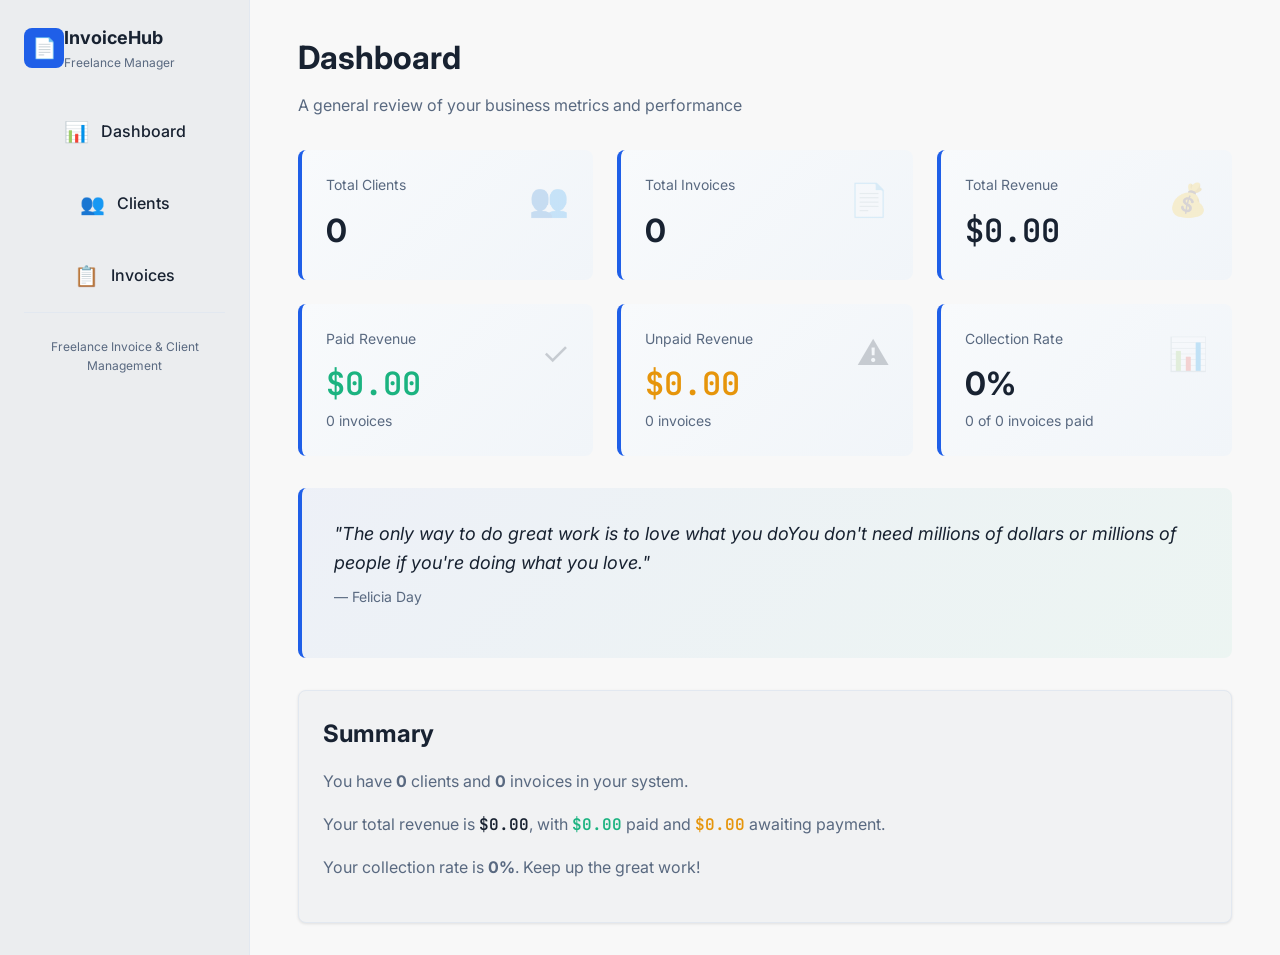
<file: index.html>
<!doctype html>
<html lang="en">
  <head>
    <meta charset="UTF-8" />
    <meta name="viewport" content="width=device-width, initial-scale=1.0" />
    <title>InvoiceHub - Freelance Invoice & Client Management</title>
    <link rel="stylesheet" href="css/style.css" />
    <link rel="preconnect" href="https://fonts.googleapis.com" />
    <link rel="preconnect" href="https://fonts.gstatic.com" crossorigin />
    <link
      href="https://fonts.googleapis.com/css2?family=Inter:wght@400;500;600;700&family=JetBrains+Mono:wght@400;600&display=swap"
      rel="stylesheet"
    />
  </head>
  <body>
    <div class="main-layouts">
      <!-- Let's define Sidebar Navigation -->
      <aside class="sidebars">
        <div class="mb-8">
          <div class="flx items-center gap-3 mb-2">
            <div
              style="
                width: 40px;
                height: 40px;
                background-color: var(--primary);
                border-radius: var(--radius-sm);
                display: flex;
                align-items: center;
                justify-content: center;
                color: white;
                font-size: 1.25rem;
              "
            >
              📄
            </div>
            <div>
              <h2 style="margin: 0; font-size: 1.125rem">InvoiceHub</h2>
              <p
                style="
                  margin: 0;
                  font-size: 0.75rem;
                  color: var(--text-secondary);
                "
              >
                Freelance Manager
              </p>
            </div>
          </div>
        </div>

        <nav style="display: flex; flex-direction: column; gap: 0.5rem">
          <a href="#" class="sidebar-items active" data-page="dashboard">
            <span style="font-size: 1.25rem">📊</span>
            <span>Dashboard</span>
          </a>
          <a href="#" class="sidebar-items" data-page="clients">
            <span style="font-size: 1.25rem">👥</span>
            <span>Clients</span>
          </a>
          <a href="#" class="sidebar-items" data-page="invoices">
            <span style="font-size: 1.25rem">📋</span>
            <span>Invoices</span>
          </a>
        </nav>

        <div
          style="
            margin-top: auto;
            padding-top: 1.5rem;
            border-top: 1px solid var(--border);
            text-align: center;
            font-size: 0.75rem;
            color: var(--text-secondary);
          "
        >
          Freelance Invoice & Client Management
        </div>
      </aside>

      <!-- Let's define Main Content -->
      <main class="main-contents" id="main-content">
        <!-- Let's define taht content will be loaded here -->
      </main>
    </div>

    <!-- Let's define Client Modal -->
    <div class="modal1" id="client-modal">
      <div class="modal-contents">
        <div class="modal-headers">
          <h2 class="modal-titles" id="client-modal-title">Add Client</h2>
          <button class="modal-closes" type="button">&times;</button>
        </div>
        <form id="client-form" class="modal-body1">
          <div class="form-groups">
            <label for="client-name">Client Name *</label>
            <input type="text" id="client-name" required />
          </div>
          <div class="form-groups">
            <label for="client-email">Email Address *</label>
            <input type="email" id="client-email" required />
          </div>
          <div class="form-groups">
            <label for="client-company">Company</label>
            <input type="text" id="client-company" />
          </div>
          <div class="form-groups">
            <label for="client-notes">Notes</label>
            <textarea id="client-notes"></textarea>
          </div>
        </form>
        <div class="modal-footers">
          <button
            type="button"
            class="button btn-secondary"
            onclick="closeModal('client-modal')"
          >
            Cancel
          </button>
          <button
            type="button"
            class="button btn-primary"
            onclick="
              document
                .getElementById('client-form')
                .dispatchEvent(new Event('submit'))
            "
          >
            Save Client
          </button>
        </div>
      </div>
    </div>

    <!-- Let's define Invoice Modal -->
    <div class="modal1" id="invoice-modal">
      <div class="modal-contents">
        <div class="modal-headers">
          <h2 class="modal-title" id="invoice-modal-title">Create Invoice</h2>
          <button class="modal-closes" type="button">&times;</button>
        </div>
        <form id="invoice-form" class="modal-body1">
          <div class="form-groups">
            <label for="invoice-client">Client *</label>
            <select id="invoice-client" required>
              <option value="">-- Select a Client --</option>
            </select>
          </div>
          <div class="form-groups">
            <label for="invoice-service">Service Title *</label>
            <input type="text" id="invoice-service" required />
          </div>
          <div class="form-groups">
            <label for="invoice-description">Description</label>
            <textarea id="invoice-description"></textarea>
          </div>
          <div class="form-groups">
            <label for="invoice-amount">Amount (USD) *</label>
            <input
              type="number"
              id="invoice-amount"
              step="0.01"
              min="0"
              required
            />
          </div>
          <div class="form-groups">
            <label for="invoice-date">Date *</label>
            <input type="date" id="invoice-date" required />
          </div>
        </form>
        <div class="modal-footers">
          <button
            type="button"
            class="button btn-secondary"
            onclick="closeModal('invoice-modal')"
          >
            Cancel
          </button>
          <button
            type="button"
            class="button btn-primary"
            onclick="
              document
                .getElementById('invoice-form')
                .dispatchEvent(new Event('submit'))
            "
          >
            Save Invoice
          </button>
        </div>
      </div>
    </div>

    <!-- Scripts - Load in order -->
    <script src="js/utils.js"></script>
    <script src="js/data.js"></script>
    <script src="js/main.js"></script>
    <script src="js/clients.js"></script>
    <script src="js/invoices.js"></script>
  </body>
</html>
</file>
<file: css/style.css>
* {
  margin: 0;
  padding: 0;
  box-sizing: border-box;
}

:root {
  --primary: #1f5fe8;
  --primary-light: #337df4;
  --primary-dark: #1639ad;
  --accent: #0aae77;
  --warning: #e6950b;
  --danger: #ef3737;
  --success: #1bb380;
  --background: #f8f8f8;
  --foreground: #192333;
  --card-bg: #f1f2f3;
  --border: #e2e8f0;
  --muted: #667994;
  --sidebar-bg: #ebedef;
  --sidebar-hover: #dbeafe;
  --text-primary: #182231;
  --text-secondary: #596980;
  --shadow-sm: 0 1px 3px rgba(4, 4, 4, 0.1);
  --shadow-md: 0 4px 12px rgba(1, 1, 1, 0.15);
  --radius: 8px;
  --radius-sm: 8px;
  --radius-xs: 6px;
}

html {
  font-size: 16px;
  scroll-behavior: smooth;
}

body {
  font-family:
    "Inter",
    -apple-system,
    BlinkMacSystemFont,
    "Segoe UI",
    sans-serif;
  background-color: var(--background);
  color: var(--foreground);
  line-height: 1.6;
}

/* Typography */
h1 {
  font-size: 2rem;
  font-weight: 700;
  margin-bottom: 0.6rem;
  color: var(--text-primary);
}

h2 {
  font-size: 1.5rem;
  font-weight: 700;
  margin-bottom: 0.6rem;
  color: var(--text-primary);
}

h3 {
  font-size: 1.25rem;
  font-weight: 600;
  margin-bottom: 0.6rem;
  color: var(--text-primary);
}

p {
  color: var(--text-secondary);
  margin-bottom: 1.1rem;
}

/* Layout */
.containers {
  max-width: 1280px;
  margin: 0 auto;
  padding: 0 1rem;
}

.flx {
  display: flex;
}

.flex-col {
  flex-direction: column;
}

.gap-2 {
  gap: 0.5rem;
}

.gap-4 {
  gap: 1rem;
}

.gap-6 {
  gap: 1.5rem;
}

.items-center {
  align-items: center;
}

.justify-between {
  justify-content: space-between;
}

.justify-center {
  justify-content: center;
}

.mb-2 {
  margin-bottom: 0.5rem;
}

.mb-4 {
  margin-bottom: 1rem;
}

.mb-6 {
  margin-bottom: 1.5rem;
}

.mb-8 {
  margin-bottom: 2rem;
}

.mt-4 {
  margin-top: 1rem;
}

.mt-6 {
  margin-top: 1.5rem;
}

.p-4 {
  padding: 1rem;
}

.p-6 {
  padding: 1.5rem;
}

.p-8 {
  padding: 2rem;
}

/* Header & Navigation */
header {
  background-color: var(--background);
  border-bottom: 1px solid var(--border);
  padding: 1rem 0;
  box-shadow: var(--shadow-sm);
}

nav {
  display: flex;
  gap: 2rem;
  align-items: center;
}

nav a {
  color: var(--text-secondary);
  text-decoration: none;
  font-weight: 500;
  transition: color 0.2s ease;
}

nav a:hover,
nav a.active {
  color: var(--primary);
}

/* Sidebar */
.sidebars {
  width: 250px;
  background-color: var(--sidebar-bg);
  border-right: 1px solid var(--border);
  padding: 1.5rem;
  min-height: 100vh;
}

.sidebar-items {
  padding: 0.75rem 1rem;
  margin-bottom: 0.5rem;
  border-radius: var(--radius-sm);
  cursor: pointer;
  transition: background-color 0.2s ease;
  text-decoration: none;
  color: var(--text-primary);
  display: flex;
  align-items: center;
  gap: 0.75rem;
}

.sidebar-items:hover {
  background-color: var(--sidebar-hover);
}

.sidebar-items.active {
  background-color: var(--primary);
  color: white;
  font-weight: 600;
}

/* Cards */
.cards {
  background-color: var(--card-bg);
  border: 1px solid var(--border);
  border-radius: var(--radius);
  padding: 1.5rem;
  box-shadow: var(--shadow-sm);
  transition:
    box-shadow 0.2s ease,
    transform 0.2s ease;
}

.cards:hover {
  box-shadow: var(--shadow-md);
  transform: translateY(-2px);
}

.card-header {
  display: flex;
  justify-content: space-between;
  align-items: center;
  margin-bottom: 1rem;
  border-bottom: 1px solid var(--border);
  padding-bottom: 1rem;
}

.card-title {
  font-size: 1.25rem;
  font-weight: 600;
  color: var(--text-primary);
}

.card-body1 {
  margin-bottom: 1rem;
}

.card-footers {
  display: flex;
  gap: 0.5rem;
  margin-top: 1rem;
  padding-top: 1rem;
  border-top: 1px solid var(--border);
}

/* Metric Cards */
.metric-cards {
  background: linear-gradient(135deg, #f8fafc 0%, #f1f5f9 100%);
  border-left: 4px solid var(--primary);
  padding: 1.5rem;
  border-radius: var(--radius);
  display: flex;
  justify-content: space-between;
  align-items: flex-start;
}

.metric-values {
  font-size: 2rem;
  font-weight: 700;
  color: var(--text-primary);
}

.metric-labels {
  font-size: 0.875rem;
  color: var(--text-secondary);
  margin-bottom: 0.5rem;
}

.metric-icons {
  font-size: 2rem;
  opacity: 0.2;
}

/* Forms */
.form-groups {
  margin-bottom: 1.5rem;
}

label {
  display: block;
  margin-bottom: 0.5rem;
  font-weight: 500;
  color: var(--text-primary);
  font-size: 0.875rem;
}

input,
textarea,
select {
  width: 100%;
  padding: 0.75rem;
  border: 1px solid var(--border);
  border-radius: var(--radius-xs);
  font-family: inherit;
  font-size: 0.875rem;
  transition:
    border-color 0.2s ease,
    box-shadow 0.2s ease;
}

input:focus,
textarea:focus,
select:focus {
  outline: none;
  border-color: var(--primary);
  box-shadow: 0 0 0 3px rgba(37, 99, 235, 0.1);
}

textarea {
  resize: vertical;
  min-height: 100px;
}

/* Buttons */
.button {
  display: inline-flex;
  align-items: center;
  gap: 0.5rem;
  padding: 0.75rem 1.5rem;
  border: none;
  border-radius: var(--radius-sm);
  font-weight: 500;
  font-size: 0.875rem;
  cursor: pointer;
  transition: all 0.2s ease;
  text-decoration: none;
}

.btn-primary {
  background-color: var(--primary);
  color: white;
}

.btn-primary:hover {
  background-color: var(--primary-dark);
  transform: translateY(-2px);
  box-shadow: var(--shadow-md);
}

.btn-secondary {
  background-color: var(--card-bg);
  color: var(--text-primary);
  border: 1px solid var(--border);
}

.btn-secondary:hover {
  background-color: var(--border);
}

.btn-danger {
  background-color: var(--danger);
  color: white;
}

.btn-danger:hover {
  background-color: #dc2626;
}

.btn-success {
  background-color: var(--success);
  color: white;
}

.btn-success:hover {
  background-color: #059669;
}

.btn-sm {
  padding: 0.5rem 1rem;
  font-size: 0.75rem;
}

.btn-block {
  width: 100%;
}

/* Tables */
table {
  width: 100%;
  border-collapse: collapse;
  background-color: white;
}

thead {
  background-color: var(--card-bg);
  border-bottom: 2px solid var(--border);
}

th {
  padding: 1rem;
  text-align: left;
  font-weight: 600;
  color: var(--text-primary);
  font-size: 0.875rem;
}

td {
  padding: 1rem;
  border-bottom: 1px solid var(--border);
  color: var(--text-secondary);
}

tbody tr:hover {
  background-color: var(--card-bg);
}

/* Status Badges */
.badges {
  display: inline-block;
  padding: 0.25rem 0.75rem;
  border-radius: 999px;
  font-size: 0.75rem;
  font-weight: 600;
}

.badge-success1 {
  background-color: rgba(16, 185, 129, 0.1);
  color: var(--success);
}

.badge-warning1 {
  background-color: rgba(245, 158, 11, 0.1);
  color: var(--warning);
}

.badge-danger {
  background-color: rgba(239, 68, 68, 0.1);
  color: var(--danger);
}

/* Modal */
.modal1 {
  display: none;
  position: fixed;
  top: 0;
  left: 0;
  width: 100%;
  height: 100%;
  background-color: rgba(0, 0, 0, 0.5);
  z-index: 1000;
  align-items: center;
  justify-content: center;
}

.modal1.active {
  display: flex;
}

.modal-contents {
  background-color: white;
  border-radius: var(--radius);
  padding: 2rem;
  max-width: 500px;
  width: 90%;
  box-shadow: var(--shadow-md);
  animation: slideIn 0.3s ease;
}

@keyframes slideIn {
  from {
    opacity: 0;
    transform: translateY(-20px);
  }
  to {
    opacity: 1;
    transform: translateY(0);
  }
}

.modal-headers {
  display: flex;
  justify-content: space-between;
  align-items: center;
  margin-bottom: 1.5rem;
  border-bottom: 1px solid var(--border);
  padding-bottom: 1rem;
}

.modal-titles {
  font-size: 1.25rem;
  font-weight: 600;
}

.modal-closes {
  background: none;
  border: none;
  font-size: 1.5rem;
  cursor: pointer;
  color: var(--text-secondary);
}

.modal-body1 {
  margin-bottom: 1.5rem;
}

.modal-footers {
  display: flex;
  gap: 1rem;
  justify-content: flex-end;
}

/* Toast Notifications */
.toast-container {
  position: fixed;
  top: 1rem;
  right: 1rem;
  z-index: 2000;
}

.toast {
  background-color: white;
  border-left: 4px solid var(--primary);
  padding: 1rem 1.5rem;
  margin-bottom: 0.5rem;
  border-radius: var(--radius-sm);
  box-shadow: var(--shadow-md);
  animation: slideInRight 0.3s ease;
}

.toast.success {
  border-left-color: var(--success);
}

.toast.error {
  border-left-color: var(--danger);
}

.toast.warning {
  border-left-color: var(--warning);
}

@keyframes slideInRight {
  from {
    opacity: 0;
    transform: translateX(100px);
  }
  to {
    opacity: 1;
    transform: translateX(0);
  }
}

/* Grid */
.grids {
  display: grid;
  gap: 1.5rem;
}

.grid-cols-1 {
  grid-template-columns: 1fr;
}

.grid-cols-2 {
  grid-template-columns: repeat(2, 1fr);
}

.grid-cols-3 {
  grid-template-columns: repeat(3, 1fr);
}

/* Responsive */
@media (max-width: 768px) {
  .grid-cols-2,
  .grid-cols-3 {
    grid-template-columns: 1fr;
  }

  .sidebars {
    width: 100%;
    min-height: auto;
    display: flex;
    gap: 1rem;
    padding: 1rem;
    border-right: none;
    border-bottom: 1px solid var(--border);
  }

  .sidebar-items {
    flex: 1;
    justify-content: center;
  }

  nav {
    flex-direction: column;
    gap: 1rem;
  }

  h1 {
    font-size: 1.5rem;
  }

  .metric-cards {
    flex-direction: column;
  }
}

/* Utilities */
.text-center {
  text-align: center;
}

.text-right {
  text-align: right;
}

.font-bold {
  font-weight: 700;
}

.font-semibold {
  font-weight: 600;
}

.text-sm1 {
  font-size: 0.875rem;
}

.text-xs {
  font-size: 0.75rem;
}

.text-muted {
  color: var(--text-secondary);
}

.opacity-50 {
  opacity: 0.5;
}

.cursor-pointer {
  cursor: pointer;
}

.hidden {
  display: none;
}

.inline-block {
  display: inline-block;
}

.block {
  display: block;
}

/* Loading Spinner */
.spinners {
  display: inline-block;
  width: 20px;
  height: 20px;
  border: 3px solid var(--border);
  border-top-color: var(--primary);
  border-radius: 50%;
  animation: spin 0.8s linear infinite;
}

@keyframes spin {
  to {
    transform: rotate(360deg);
  }
}

/* Empty State */
.empty-state {
  text-align: center;
  padding: 3rem 1rem;
}

.empty-state-icon {
  font-size: 3rem;
  margin-bottom: 1rem;
  opacity: 0.3;
}

.empty-state-title {
  font-size: 1.25rem;
  font-weight: 600;
  margin-bottom: 0.5rem;
}

.empty-state-text {
  color: var(--text-secondary);
  margin-bottom: 1.5rem;
}

/* Quote Card */
.quote-cards {
  background: linear-gradient(
    135deg,
    rgba(37, 99, 235, 0.05) 0%,
    rgba(16, 185, 129, 0.05) 100%
  );
  border-left: 4px solid var(--primary);
  padding: 2rem;
  border-radius: var(--radius);
  margin: 2rem 0;
}

.quote-texts {
  font-size: 1.125rem;
  font-style: italic;
  color: var(--text-primary);
  margin-bottom: 0.5rem;
}

.quote-authors {
  color: var(--text-secondary);
  font-size: 0.875rem;
}

/* Currency */
.currency {
  font-family: "JetBrains Mono", monospace;
  font-weight: 600;
  color: var(--text-primary);
}

/* Main Layout */
.main-layouts {
  display: flex;
  min-height: 100vh;
}

.main-contents {
  flex: 1;
  padding: 2rem;
  overflow-y: auto;
}

@media (max-width: 768px) {
  .main-layouts {
    flex-direction: column;
  }

  .main-contents {
    padding: 1rem;
  }
}
</file>
